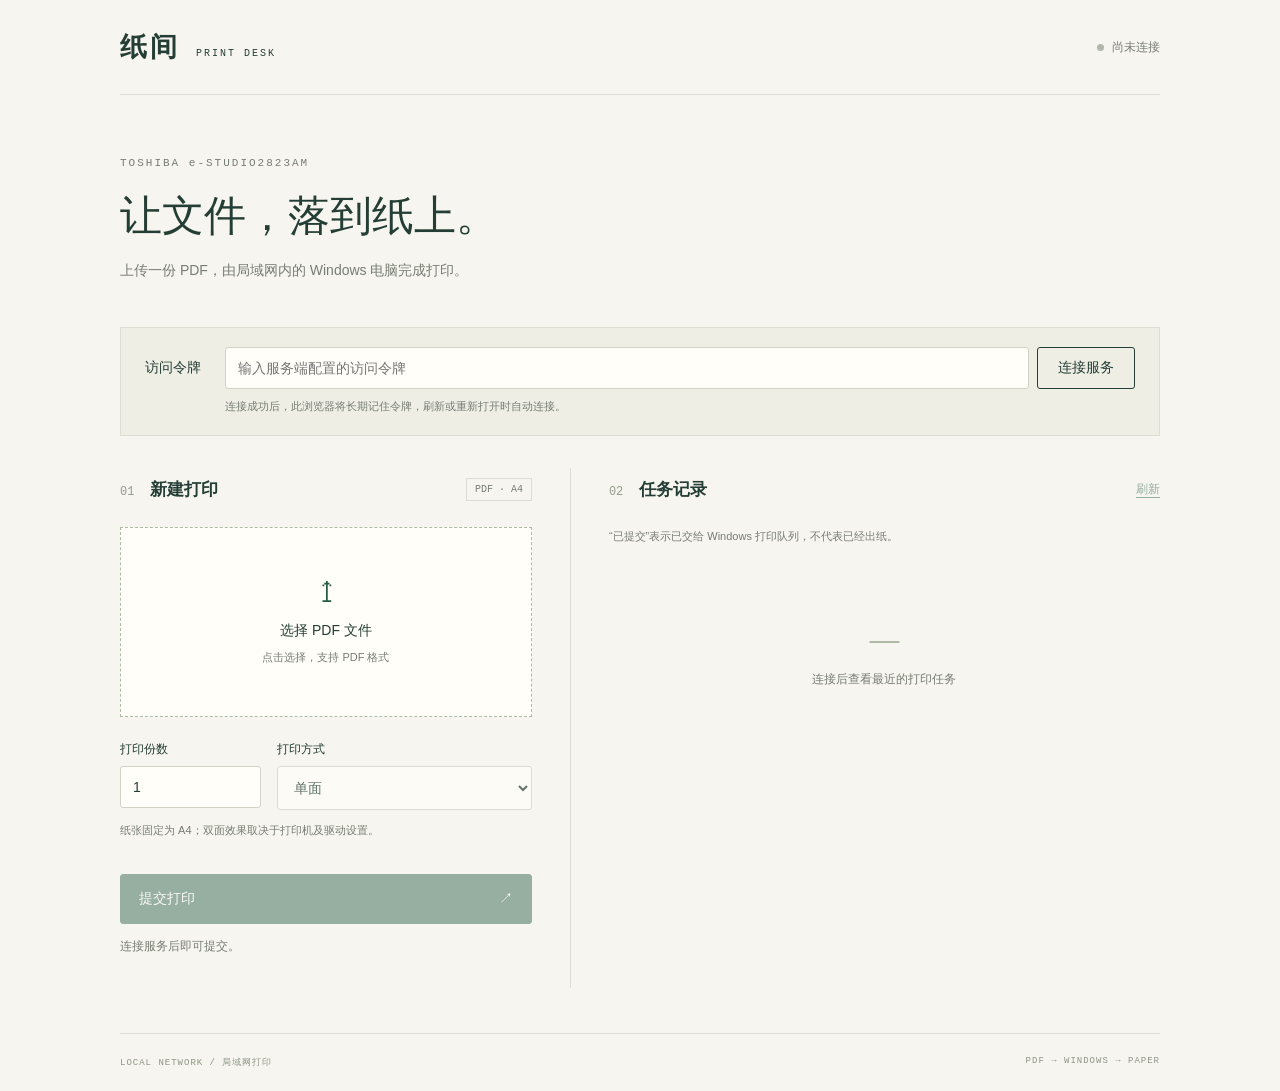
<file: static/index.html>
<!doctype html>
<html lang="zh-CN">
<head>
  <meta charset="UTF-8">
  <meta name="viewport" content="width=device-width, initial-scale=1">
  <title>纸间 · 局域网打印台</title>
  <link rel="stylesheet" href="/static/style.css">
  <script src="/static/app.js" defer></script>
</head>
<body>
  <main>
    <header class="masthead"><a class="wordmark" href="/">纸间<span>PRINT DESK</span></a><span class="connection" id="connection">尚未连接</span></header>
    <section class="intro"><p class="eyebrow">TOSHIBA e-STUDIO2823AM</p><h1>让文件，落到纸上。</h1><p>上传一份 PDF，由局域网内的 Windows 电脑完成打印。</p></section>
    <section class="access" aria-label="连接服务">
      <form id="connect-form"><label for="token">访问令牌</label><div class="access-input"><input id="token" type="password" autocomplete="off" placeholder="输入服务端配置的访问令牌" required><button id="connect" type="submit">连接服务</button></div></form>
      <p>连接成功后，此浏览器将长期记住令牌，刷新或重新打开时自动连接。</p>
      <button id="logout" class="text-button" type="button" hidden>退出并清除令牌</button>
    </section>
    <div class="workspace">
      <section class="print-panel"><div class="section-heading"><h2><span>01</span> 新建打印</h2><span class="tag">PDF · A4</span></div>
        <form id="print-form">
          <fieldset id="print-fields" disabled>
            <label class="file-picker" for="file"><span class="paper-icon" aria-hidden="true">↥</span><strong id="file-name">选择 PDF 文件</strong><span id="file-hint">点击选择，支持 PDF 格式</span><input type="file" id="file" accept=".pdf,application/pdf" required></label>
            <div class="options"><div><label for="copies">打印份数</label><input type="number" id="copies" min="1" max="99" value="1" required></div><div><label for="sides">打印方式</label><select id="sides"><option value="simplex">单面</option><option value="duplexlong">双面 · 长边翻页</option><option value="duplexshort">双面 · 短边翻页</option></select></div></div>
            <p class="paper-note">纸张固定为 A4；双面效果取决于打印机及驱动设置。</p>
          </fieldset>
          <button id="submit" class="primary" type="submit" disabled>提交打印 <span aria-hidden="true">↗</span></button>
          <button id="discard" class="text-button" type="button" hidden>放弃本次重试</button>
        </form>
        <p id="feedback" class="feedback" role="status" aria-live="polite">连接服务后即可提交。</p>
      </section>
      <section class="jobs-panel" aria-labelledby="jobs-title"><div class="section-heading"><h2 id="jobs-title"><span>02</span> 任务记录</h2><button id="refresh" class="text-button" disabled>刷新</button></div><p class="status-note">“已提交”表示已交给 Windows 打印队列，不代表已经出纸。</p><div id="jobs" aria-live="polite"><div class="empty"><span aria-hidden="true">—</span><p>连接后查看最近的打印任务</p></div></div></section>
    </div>
    <footer><span>LOCAL NETWORK / 局域网打印</span><span id="mode">PDF → WINDOWS → PAPER</span></footer>
  </main>
</body>
</html>
</file>
<file: static/style.css>
:root{color-scheme:light;--paper:#f6f5ef;--ink:#243e35;--muted:#777d73;--line:#dcded3;--green:#245b45;--white:#fffef9}*{box-sizing:border-box}body{margin:0;background:var(--paper);color:var(--ink);font-family:"PingFang SC","Microsoft YaHei",sans-serif;font-size:14px}main{max-width:1120px;margin:auto;padding:0 40px}.masthead{display:flex;justify-content:space-between;align-items:center;padding:29px 0;border-bottom:1px solid var(--line)}.wordmark{color:var(--ink);text-decoration:none;font-family:"Songti SC",SimSun,serif;font-size:27px;font-weight:700;letter-spacing:3px}.wordmark span{display:inline-block;margin-left:16px;font-family:monospace;font-size:10px;font-weight:400;letter-spacing:2px}.connection{display:flex;align-items:center;gap:8px;color:var(--muted);font-size:12px}.connection:before{content:"";width:7px;height:7px;border-radius:50%;background:#b1b7ab}.connection.online:before{background:#36805b}.intro{padding:48px 0 30px}.eyebrow{font-family:monospace;font-size:11px;letter-spacing:2px;color:var(--muted)}h1{font-family:"Songti SC",SimSun,serif;font-size:42px;line-height:1.3;font-weight:500;margin:16px 0}p{line-height:1.7}.intro>p:last-child{color:var(--muted)}.access{padding:19px 24px;background:#eeeee5;border:1px solid var(--line);margin-bottom:32px}.access form{display:flex;align-items:center;gap:24px}.access label{white-space:nowrap}.access-input{display:flex;gap:8px;flex:1}.access input{flex:1;min-width:0}.access>p{font-size:11px;color:var(--muted);margin:8px 0 0 80px}button,input,select{font:inherit}input,select{border:1px solid #cfd4c7;background:var(--white);border-radius:3px;padding:12px;color:var(--ink)}button{border:1px solid var(--ink);background:transparent;color:var(--ink);border-radius:3px;padding:11px 20px;cursor:pointer;font-weight:500}button:hover:not(:disabled){background:#e1e7dc}button:disabled{opacity:.45;cursor:not-allowed}input:focus-visible,select:focus-visible,button:focus-visible,a:focus-visible{outline:2px solid #649477;outline-offset:3px}.workspace{display:grid;grid-template-columns:.9fr 1.1fr;gap:38px}.print-panel{border-right:1px solid var(--line);padding-right:38px}.section-heading{display:flex;align-items:center;justify-content:space-between;min-height:44px;margin-bottom:15px}h2{font-size:17px;font-weight:600;margin:0}h2>span{font-family:monospace;color:#949b8d;font-weight:400;font-size:12px;margin-right:11px}.tag{font-family:monospace;font-size:10px;padding:5px 8px;border:1px solid var(--line);color:var(--muted)}fieldset{padding:0;border:0;margin:0;min-width:0}.file-picker{border:1px dashed #adbba7;background:var(--white);min-height:190px;display:flex;flex-direction:column;align-items:center;justify-content:center;gap:10px;text-align:center;position:relative;cursor:pointer;padding:20px}.file-picker:focus-within{outline:2px solid #649477;outline-offset:3px}.file-picker input{position:absolute;inset:0;opacity:0;cursor:pointer;width:100%;height:100%}.file-picker strong{font-weight:500;overflow-wrap:anywhere}.file-picker>span:last-of-type{font-size:11px;color:var(--muted)}.paper-icon{font-size:28px;line-height:1;color:var(--green);margin-bottom:5px}.options{display:grid;grid-template-columns:1fr 1.8fr;gap:16px;margin:24px 0 10px}.options label{display:block;font-size:12px;margin-bottom:8px}.options input,.options select{width:100%}.paper-note,.status-note{font-size:11px;color:var(--muted)}.primary{display:flex;justify-content:space-between;width:100%;background:var(--green);color:white;border-color:var(--green);padding:15px 18px;margin-top:24px}.primary:hover:not(:disabled){background:#194c38}.text-button{border:0;font-size:12px;padding:6px 0;color:var(--green);text-decoration:underline;text-underline-offset:4px}.feedback{font-size:12px;min-height:40px;color:var(--muted)}.feedback.error{color:#a24730}.jobs-panel .status-note{margin:0 0 18px}.empty{text-align:center;padding:60px 0;color:var(--muted);font-size:12px}.empty>span{font-size:30px;color:#aeb9a5}.job{padding:18px 0;border-top:1px solid var(--line)}.job-top{display:flex;justify-content:space-between;gap:12px;align-items:start}.job-name{font-size:13px;font-weight:500;overflow-wrap:anywhere;margin:0;min-width:0}.badge{white-space:nowrap;font-size:10px;border-radius:2px;padding:4px 7px;background:#e7e9df;color:#5d695b}.badge.submitted{background:#dfece1;color:#285a3a}.badge.failed,.badge.uncertain{background:#f3e4d5;color:#98552b}.badge.processing{background:#dfe8eb;color:#3a6170}.job-meta{font-size:11px;color:var(--muted);margin:8px 0 0}.job-message{font-size:11px;color:#8a5c38;margin:6px 0 0;overflow-wrap:anywhere}footer{display:flex;justify-content:space-between;border-top:1px solid var(--line);padding:22px 0;margin-top:45px;color:#8d9586;font:9px monospace;letter-spacing:1px}[hidden]{display:none!important}@media(max-width:740px){main{padding:0 22px}.intro{padding-top:30px}h1{font-size:32px}.access{padding:16px}.access form{display:block}.access-input{margin-top:10px}.access>p{margin-left:0}.access button{padding:10px;white-space:nowrap}.workspace{grid-template-columns:1fr;gap:25px}.print-panel{padding-right:0;border-right:0}.file-picker{min-height:160px}.wordmark span{font-size:8px;margin-left:9px}footer{gap:15px;font-size:8px}.empty{padding:30px 0}}
</file>
